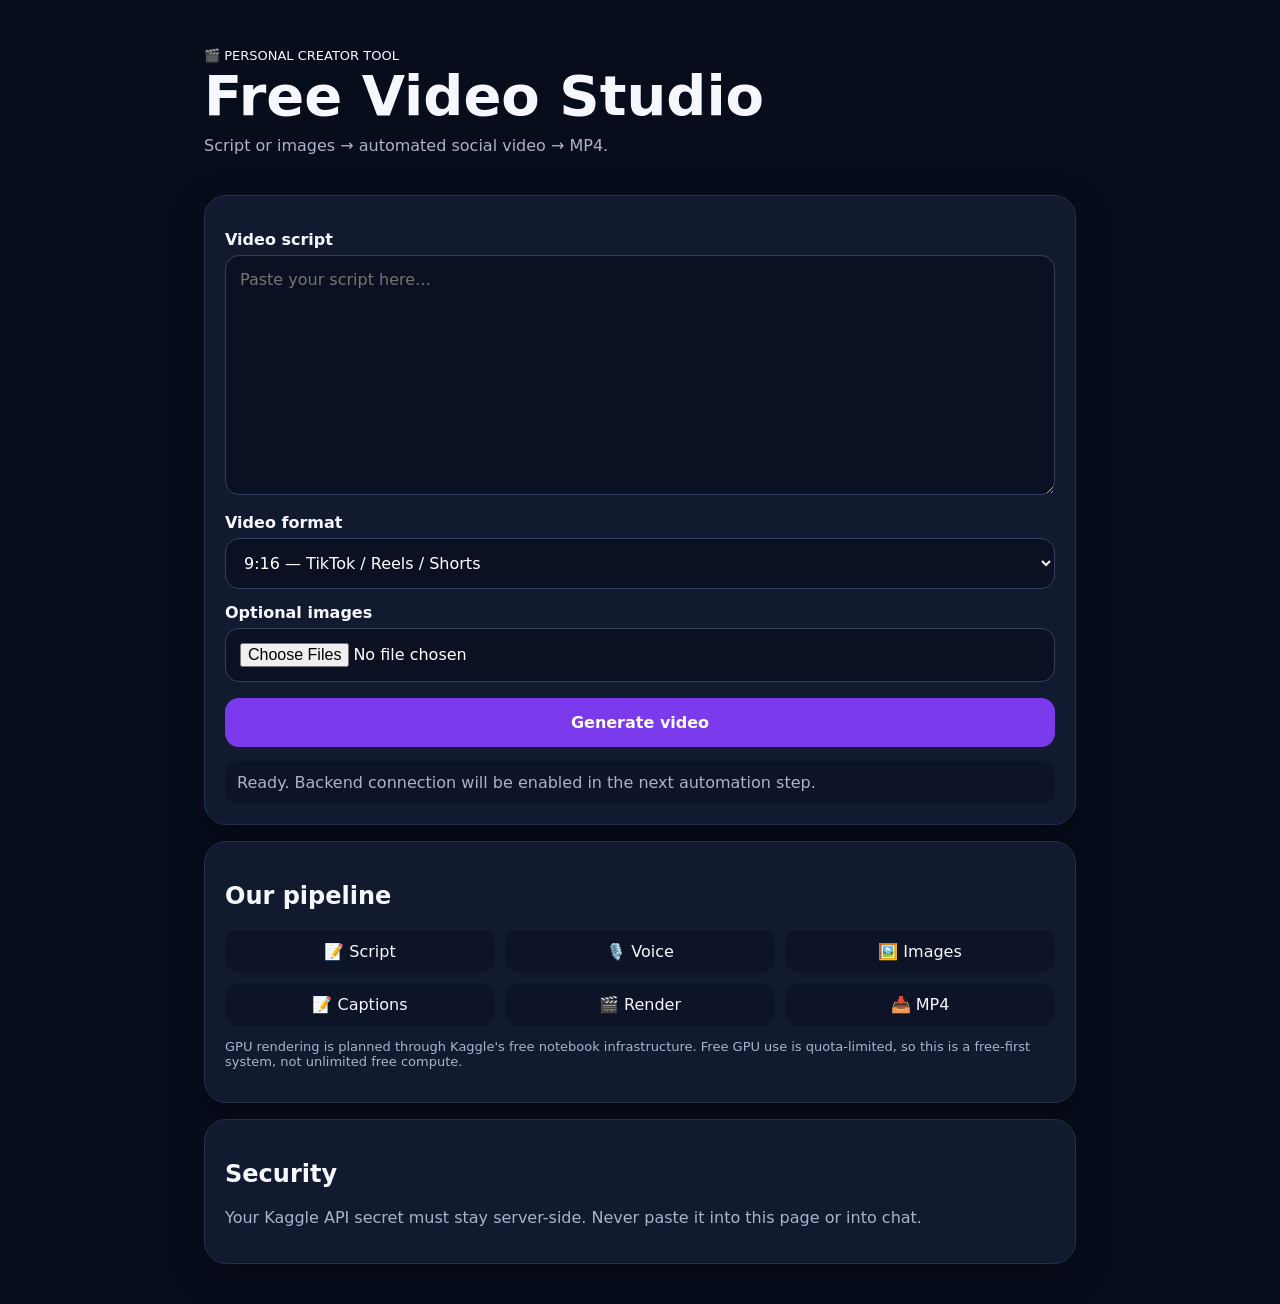
<file: video-studio/index.html>
<!doctype html><html lang="en"><head><meta charset="utf-8"><meta name="viewport" content="width=device-width,initial-scale=1"><meta name="theme-color" content="#0b1020"><title>Free Video Studio</title><style>*{box-sizing:border-box}body{margin:0;font-family:system-ui,-apple-system,Segoe UI,sans-serif;background:#080d1c;color:#f7f8ff}main{max-width:920px;margin:auto;padding:24px}.hero{padding:24px 0}.hero h1{font-size:clamp(30px,7vw,56px);margin:0 0 8px}.muted{color:#aab3cc}.card{background:#121a30;border:1px solid #26304c;border-radius:22px;padding:20px;margin:16px 0;box-shadow:0 12px 40px #0004}label{display:block;font-weight:700;margin:14px 0 6px}textarea,select,input{width:100%;font:inherit;border-radius:14px;border:1px solid #34405e;background:#0b1122;color:#fff;padding:14px}textarea{min-height:240px;resize:vertical}button{width:100%;border:0;border-radius:14px;padding:15px;font:inherit;font-weight:800;background:#7c3aed;color:white;margin-top:16px;cursor:pointer}.grid{display:grid;grid-template-columns:repeat(3,1fr);gap:10px}.pill{padding:12px;border-radius:14px;background:#0d1428;text-align:center}.status{margin-top:14px;padding:12px;border-radius:12px;background:#0d1428}.small{font-size:13px}@media(max-width:650px){main{padding:16px}.grid{grid-template-columns:1fr}.card{padding:16px}}</style></head><body><main><section class="hero"><div class="small">🎬 PERSONAL CREATOR TOOL</div><h1>Free Video Studio</h1><div class="muted">Script or images → automated social video → MP4.</div></section><section class="card"><label for="script">Video script</label><textarea id="script" placeholder="Paste your script here…"></textarea><label for="format">Video format</label><select id="format"><option value="9:16">9:16 — TikTok / Reels / Shorts</option><option value="16:9">16:9 — YouTube</option><option value="1:1">1:1 — Square</option></select><label for="images">Optional images</label><input id="images" type="file" accept="image/*" multiple><button id="generate">Generate video</button><div id="status" class="status muted">Ready. Backend connection will be enabled in the next automation step.</div></section><section class="card"><h2>Our pipeline</h2><div class="grid"><div class="pill">📝 Script</div><div class="pill">🎙️ Voice</div><div class="pill">🖼️ Images</div><div class="pill">📝 Captions</div><div class="pill">🎬 Render</div><div class="pill">📥 MP4</div></div><p class="muted small">GPU rendering is planned through Kaggle's free notebook infrastructure. Free GPU use is quota-limited, so this is a free-first system, not unlimited free compute.</p></section><section class="card"><h2>Security</h2><p class="muted">Your Kaggle API secret must stay server-side. Never paste it into this page or into chat.</p></section></main><script>const status=document.getElementById('status');document.getElementById('generate').onclick=()=>{const script=document.getElementById('script').value.trim();if(!script){status.textContent='Please paste a script first.';return}status.textContent='Job prepared. Kaggle automation endpoint will be connected next.'};</script></body></html>
</file>
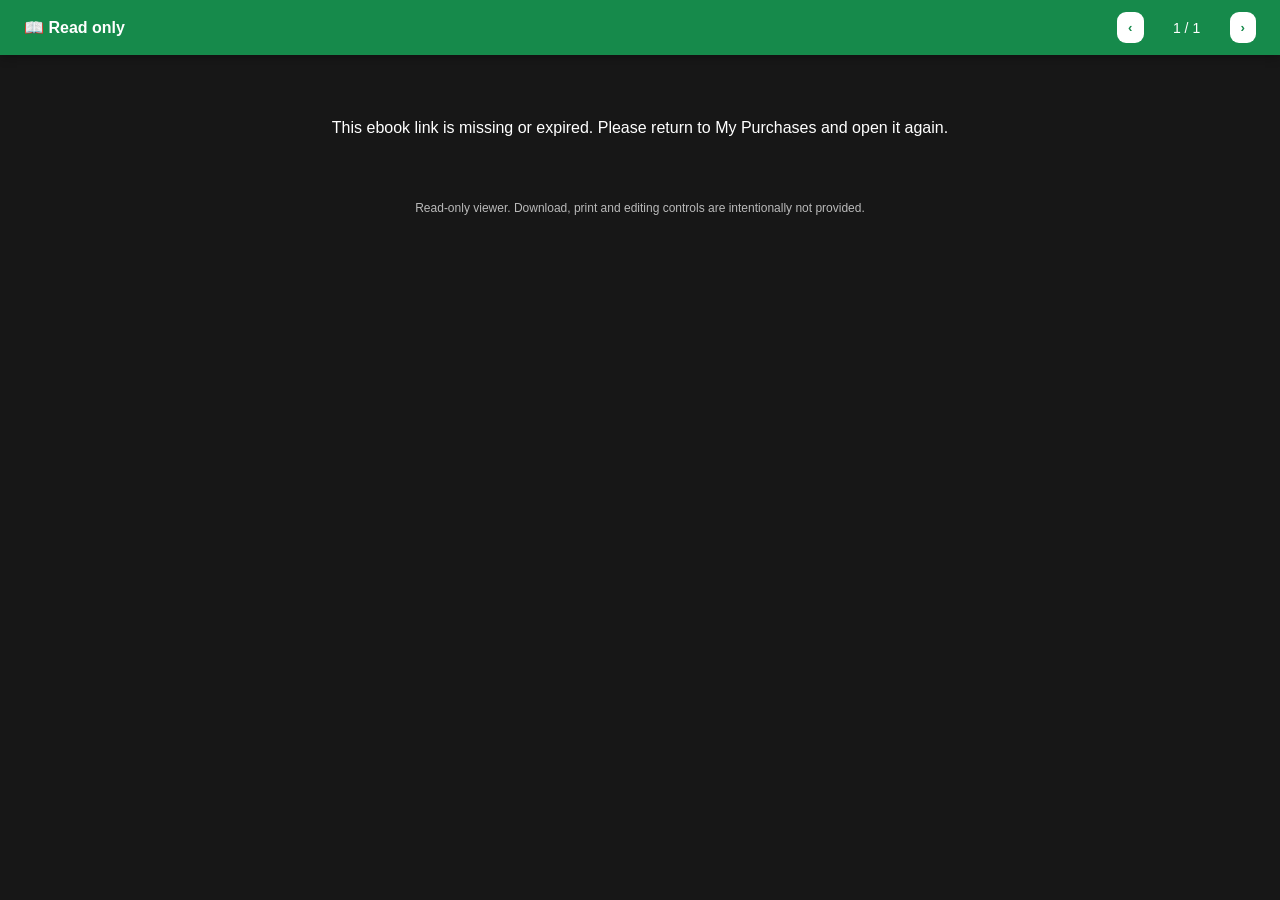
<file: reader.html>
<!doctype html>
<html lang="en">
<head>
<meta charset="utf-8">
<meta name="viewport" content="width=device-width,initial-scale=1,viewport-fit=cover">
<meta name="theme-color" content="#168a4b">
<title>Read Ebook — Anteneh Book Store</title>
<style>
*{box-sizing:border-box}html,body{margin:0;min-height:100%;background:#171717;color:#fff;font-family:Arial,sans-serif}body{display:flex;flex-direction:column;user-select:none;-webkit-user-select:none}.reader-bar{position:sticky;top:0;z-index:5;display:flex;align-items:center;justify-content:space-between;gap:10px;padding:10px 14px;background:#168a4b;box-shadow:0 2px 10px #0005}.reader-title{font-weight:700;white-space:nowrap;overflow:hidden;text-overflow:ellipsis}.reader-controls{display:flex;align-items:center;gap:7px}.reader-controls button{border:0;border-radius:9px;padding:8px 11px;background:#fff;color:#168a4b;font-weight:700}.reader-controls span{min-width:72px;text-align:center;font-size:14px}.pages{display:flex;flex-direction:column;align-items:center;gap:14px;padding:18px 8px 30px}.page-wrap{background:#fff;box-shadow:0 2px 12px #0008;max-width:100%;overflow:hidden}.page-wrap canvas{display:block;max-width:100%;height:auto}.message{padding:40px 20px;text-align:center}.hint{opacity:.7;font-size:12px;text-align:center;padding:0 15px 18px}.loading{position:fixed;inset:0;display:grid;place-items:center;background:#171717;z-index:10}.loading[hidden]{display:none}@media(min-width:700px){.pages{padding:24px}.page-wrap{max-width:900px}.reader-bar{padding:12px 24px}}
</style>
</head>
<body oncontextmenu="return false">
<div class="reader-bar"><div class="reader-title">📖 Read only</div><div class="reader-controls"><button id="prev" type="button">‹</button><span id="pageInfo">1 / 1</span><button id="next" type="button">›</button></div></div>
<div id="pages" class="pages"><div class="message">Preparing your ebook…</div></div>
<div class="hint">Read-only viewer. Download, print and editing controls are intentionally not provided.</div>
<div id="loading" class="loading">Opening your secure ebook…</div>
<script>
'use strict';
const loading=document.getElementById('loading'),pages=document.getElementById('pages'),info=document.getElementById('pageInfo'),prev=document.getElementById('prev'),next=document.getElementById('next');
const params=new URLSearchParams(location.hash.slice(1));const token=params.get('token');const kind=params.get('kind')||'ebook';
const SUPABASE_URL='https://eyhrzdmdnpuimzfqyith.supabase.co';
function fail(message){loading.hidden=true;pages.innerHTML='<div class="message">'+message+'</div>'}
function loadPdfJs(){return new Promise((resolve,reject)=>{if(window.pdfjsLib)return resolve();const sources=['https://cdnjs.cloudflare.com/ajax/libs/pdf.js/3.11.174/pdf.min.js','https://cdn.jsdelivr.net/npm/pdfjs-dist@3.11.174/build/pdf.min.js','https://unpkg.com/pdfjs-dist@3.11.174/build/pdf.min.js'];let i=0;const add=()=>{if(i>=sources.length)return reject(new Error('Reader library could not load'));const s=document.createElement('script');s.src=sources[i++];s.onload=()=>window.pdfjsLib?resolve():add();s.onerror=add;document.head.appendChild(s)};add()})}
async function fetchSecurePdf(){const r=await fetch(SUPABASE_URL+'/functions/v1/deliver-purchase',{method:'POST',headers:{'Content-Type':'application/json'},body:JSON.stringify({access_token:token,kind:'ebook',mode:'pdf'}),cache:'no-store'});if(!r.ok){let msg='Secure ebook delivery failed';try{const j=await r.json();msg=j.error||msg}catch{}throw new Error(msg)}return new Uint8Array(await r.arrayBuffer())}
async function openReader(){
 if(!token||kind!=='ebook'){fail('This ebook link is missing or expired. Please return to My Purchases and open it again.');return}
 try{
  await loadPdfJs();
  pdfjsLib.GlobalWorkerOptions.workerSrc='https://cdnjs.cloudflare.com/ajax/libs/pdf.js/3.11.174/pdf.worker.min.js';
  const bytes=await fetchSecurePdf();
  const pdf=await pdfjsLib.getDocument({data:bytes,disableAutoFetch:false,disableStream:false}).promise;
  pages.innerHTML='';info.textContent='1 / '+pdf.numPages;
  for(let n=1;n<=pdf.numPages;n++){
   const p=await pdf.getPage(n),base=p.getViewport({scale:1}),maxWidth=Math.min(window.innerWidth-16,900),scale=Math.max(1,Math.min(2.2,maxWidth/base.width)),viewport=p.getViewport({scale});
   const wrap=document.createElement('div');wrap.className='page-wrap';const canvas=document.createElement('canvas');canvas.width=Math.ceil(viewport.width);canvas.height=Math.ceil(viewport.height);wrap.appendChild(canvas);pages.appendChild(wrap);
   await p.render({canvasContext:canvas.getContext('2d',{alpha:false}),viewport}).promise;
  }
  loading.hidden=true;let current=1;const show=n=>{current=Math.max(1,Math.min(pdf.numPages,n));info.textContent=current+' / '+pdf.numPages;pages.children[current-1]?.scrollIntoView({behavior:'smooth',block:'start'})};prev.onclick=()=>show(current-1);next.onclick=()=>show(current+1);
 }catch(e){console.error('Secure reader error',e);fail('Could not open this ebook. Please return to My Purchases and tap Open ebook again.')}
}
openReader();
document.addEventListener('keydown',e=>{if((e.ctrlKey||e.metaKey)&&['s','p','u'].includes(e.key.toLowerCase()))e.preventDefault()});
</script>
</body>
</html>
</file>
